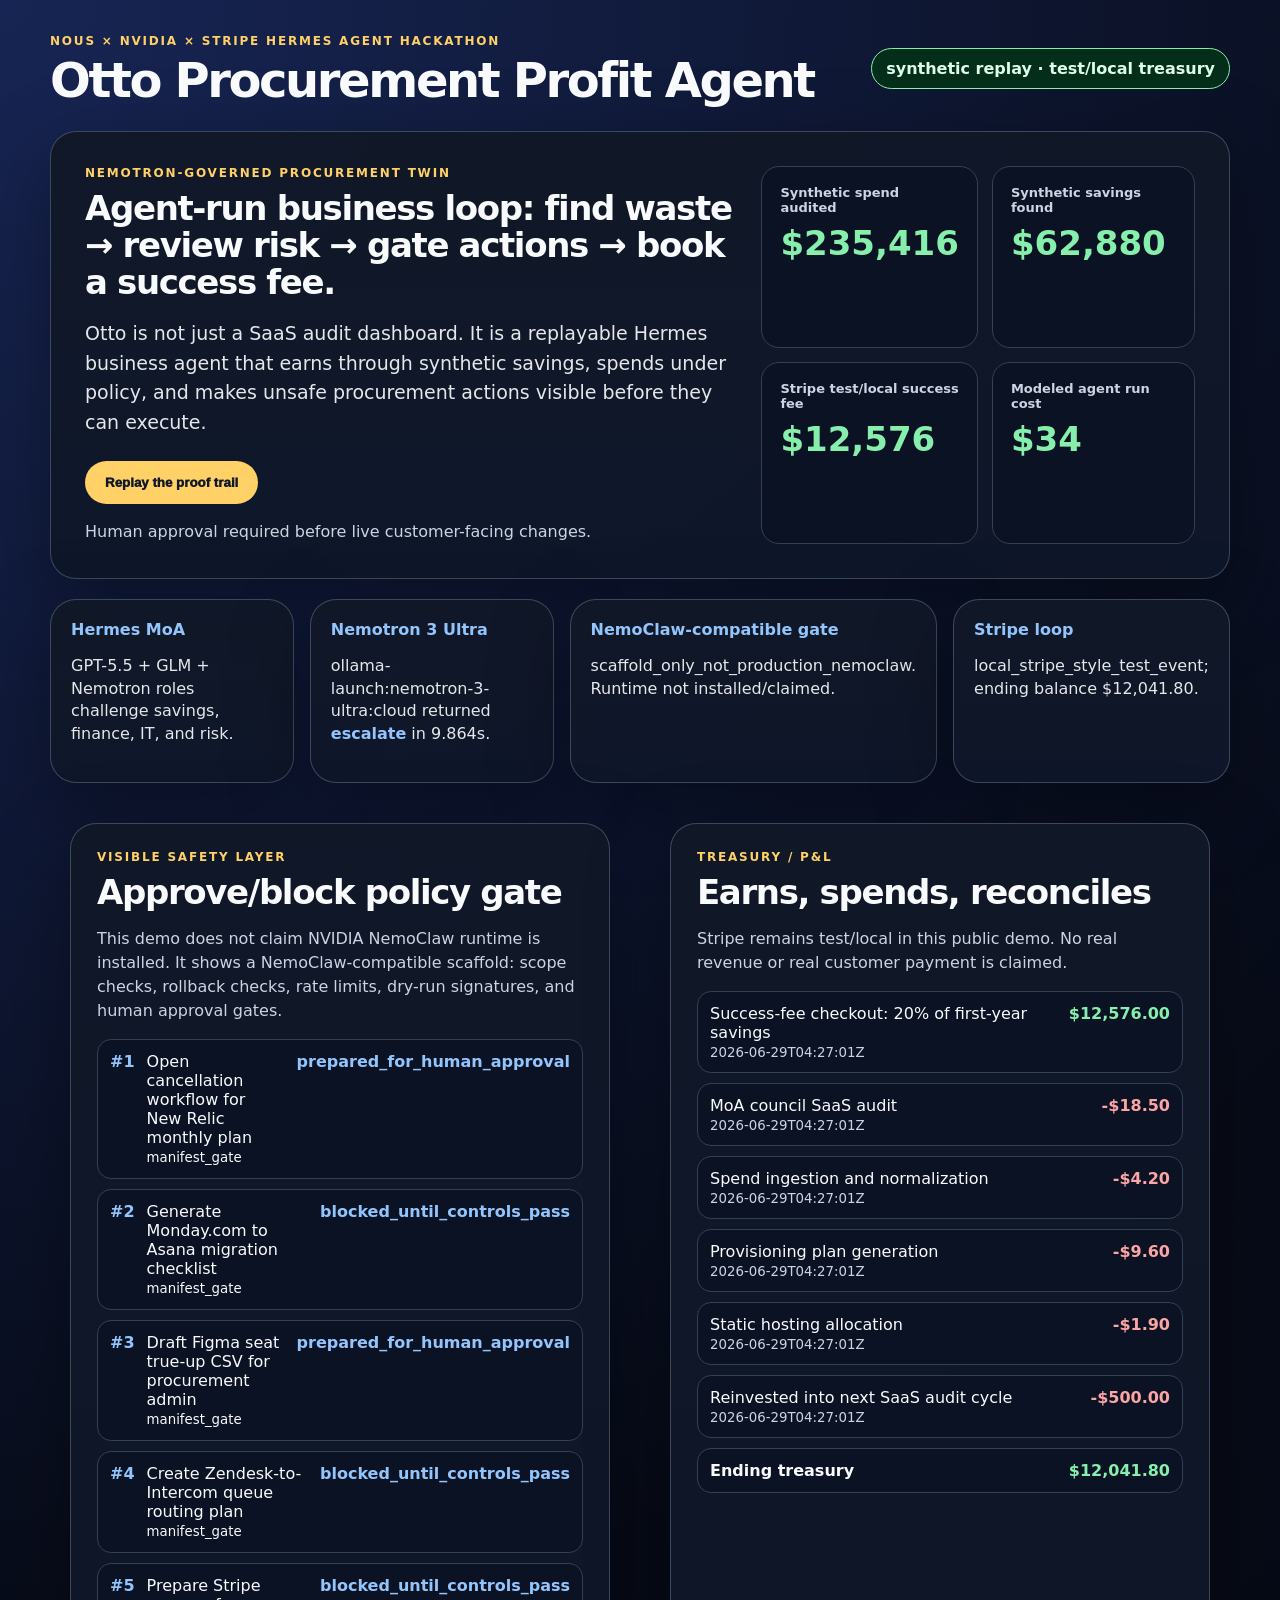
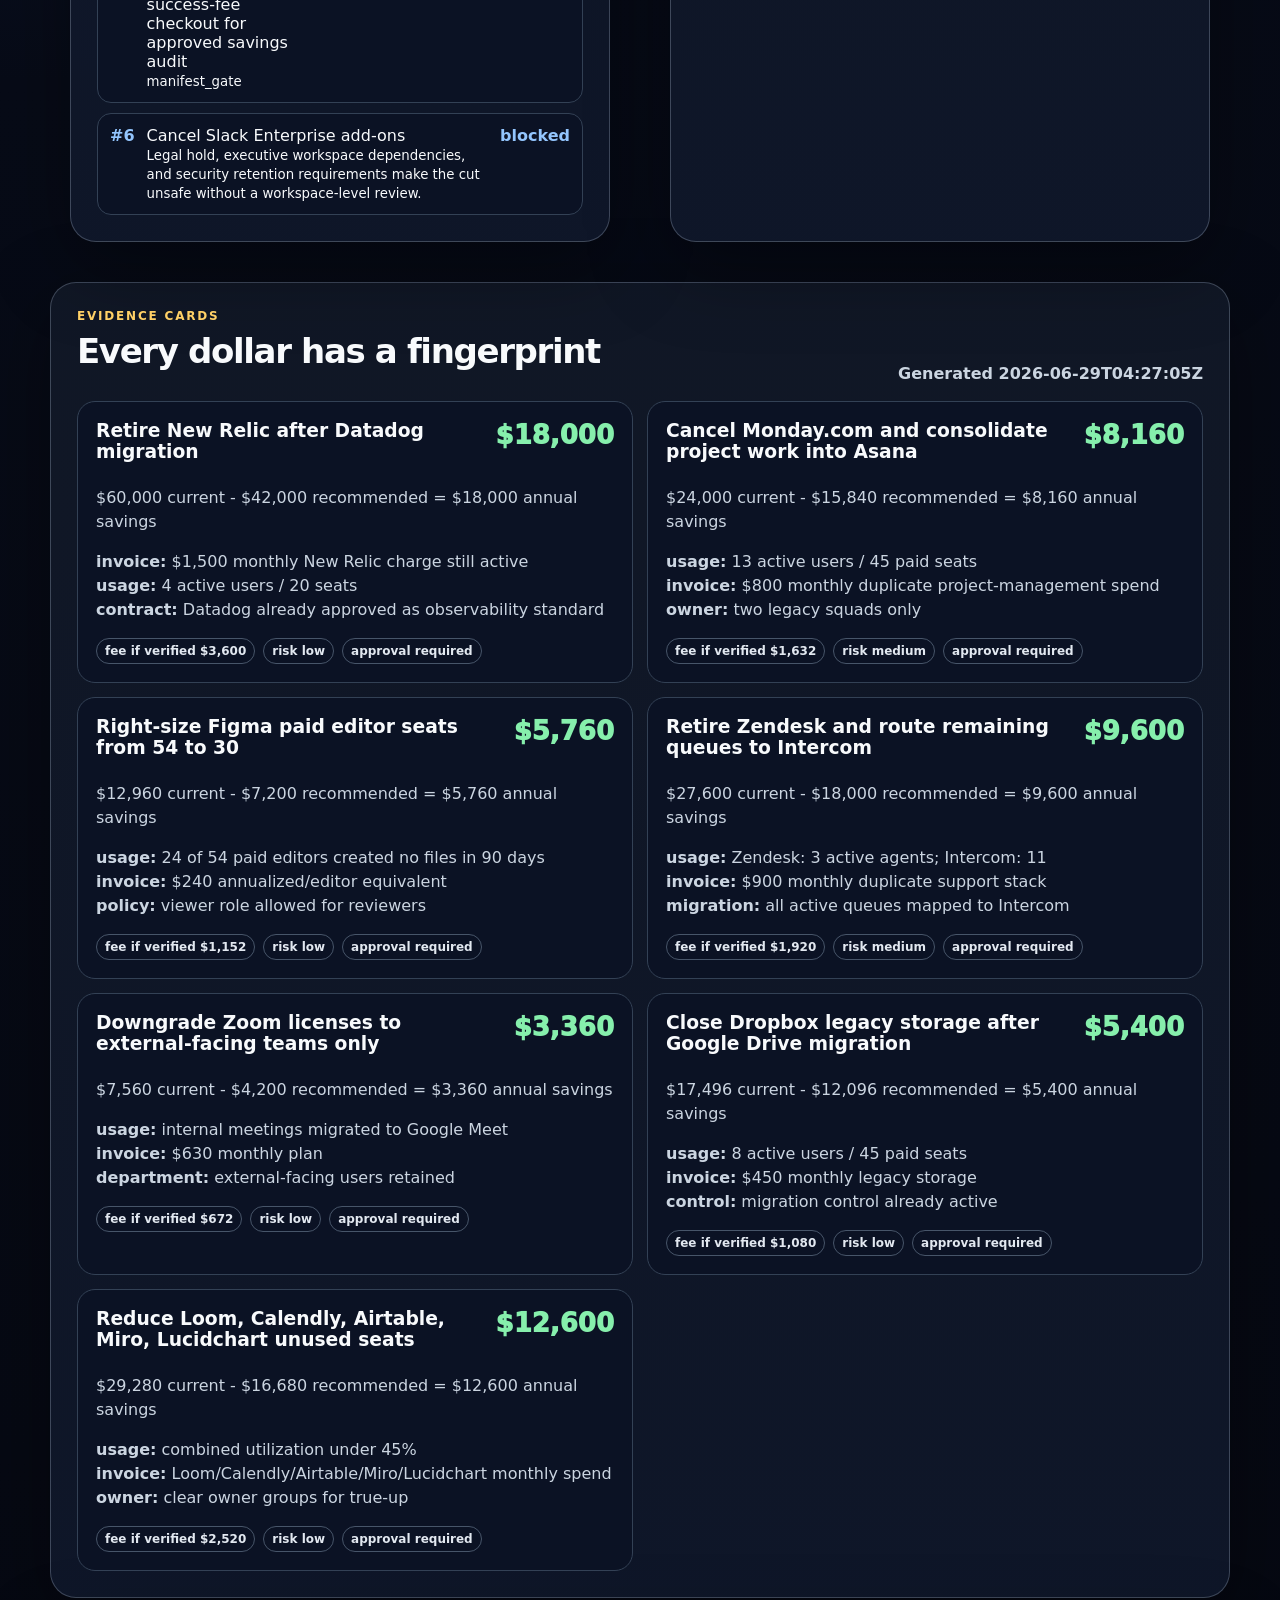
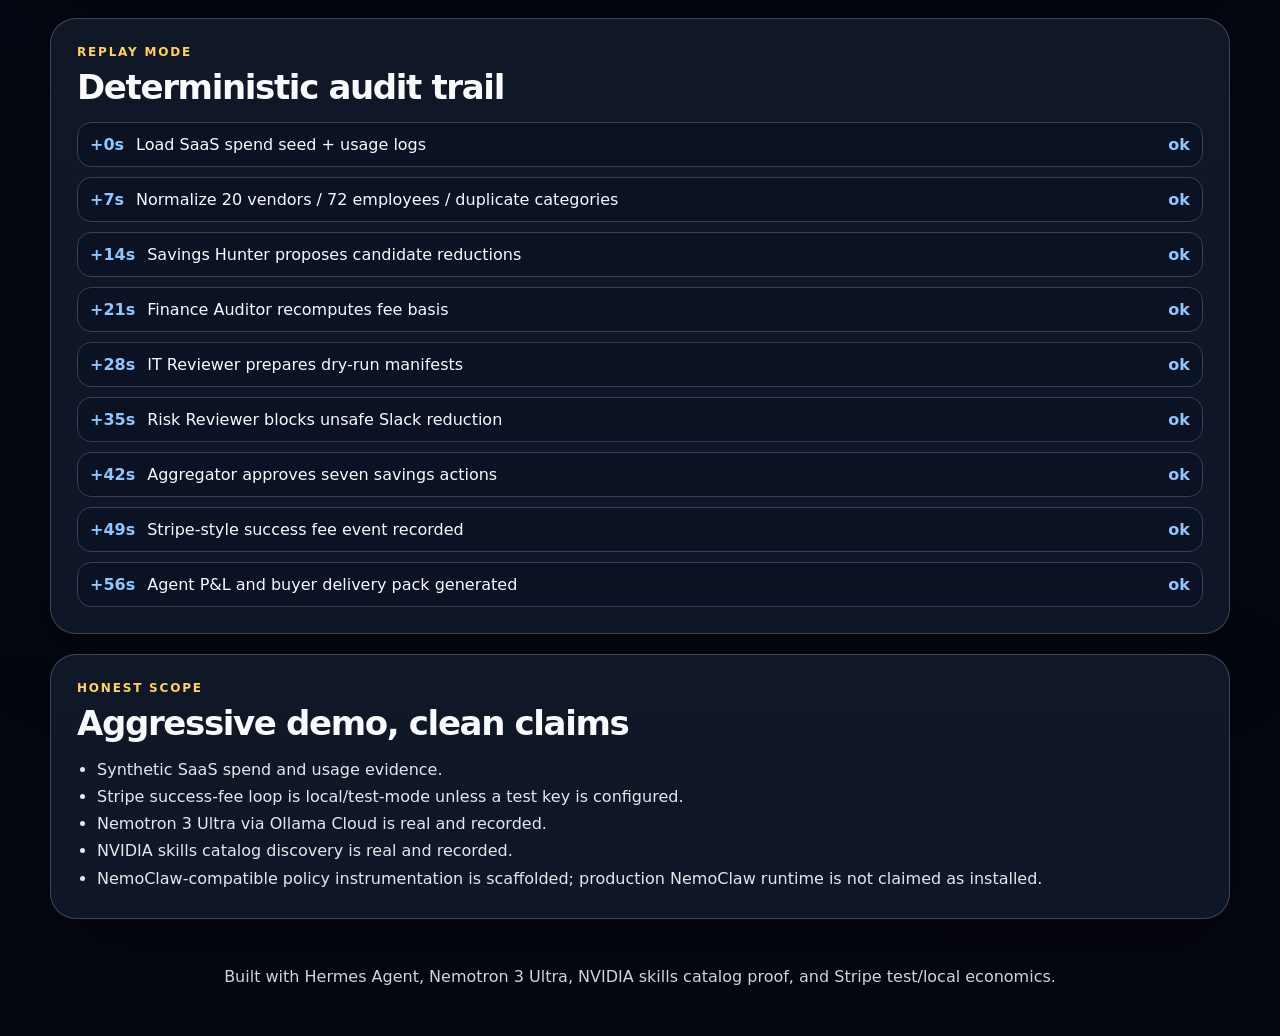
<file: docs/index.html>
<!doctype html>
<html lang="en">
<head>
  <meta charset="utf-8" />
  <meta name="viewport" content="width=device-width, initial-scale=1" />
  <title>Otto Procurement Profit Agent</title>
  <link rel="stylesheet" href="styles.css" />
</head>
<body>
  <header class="topbar">
    <div>
      <p class="eyebrow">Nous × NVIDIA × Stripe Hermes Agent Hackathon</p>
      <h1>Otto Procurement Profit Agent</h1>
    </div>
    <div class="badge">synthetic replay · test/local treasury</div>
  </header>

  <main>
    <section class="hero card">
      <div>
        <p class="eyebrow">Nemotron-governed procurement twin</p>
        <h2>Agent-run business loop: find waste → review risk → gate actions → book a success fee.</h2>
        <p class="lede">Otto is not just a SaaS audit dashboard. It is a replayable Hermes business agent that earns through synthetic savings, spends under policy, and makes unsafe procurement actions visible before they can execute.</p>
        <div class="cta-row">
          <button id="replayBtn">Replay the proof trail</button>
          <span>Human approval required before live customer-facing changes.</span>
        </div>
      </div>
      <div class="metric-grid">
        <article><span>Synthetic spend audited</span><b id="spend">--</b></article>
        <article><span>Synthetic savings found</span><b id="savings">--</b></article>
        <article><span>Stripe test/local success fee</span><b id="fee">--</b></article>
        <article><span>Modeled agent run cost</span><b id="runCost">--</b></article>
      </div>
    </section>

    <section class="proof-strip">
      <article><b>Hermes MoA</b><p>GPT-5.5 + GLM + Nemotron roles challenge savings, finance, IT, and risk.</p></article>
      <article><b>Nemotron 3 Ultra</b><p id="nemotronCard">Risk reviewer loading…</p></article>
      <article><b>NemoClaw-compatible gate</b><p id="clawCard">Safety disclosure loading…</p></article>
      <article><b>Stripe loop</b><p id="stripeCard">Treasury loading…</p></article>
    </section>

    <section class="grid2">
      <article class="card" id="policyGate">
        <p class="eyebrow">Visible safety layer</p>
        <h2>Approve/block policy gate</h2>
        <p class="small">This demo does not claim NVIDIA NemoClaw runtime is installed. It shows a NemoClaw-compatible scaffold: scope checks, rollback checks, rate limits, dry-run signatures, and human approval gates.</p>
        <div id="safetyEvents" class="timeline"></div>
      </article>

      <article class="card">
        <p class="eyebrow">Treasury / P&L</p>
        <h2>Earns, spends, reconciles</h2>
        <p class="small">Stripe remains test/local in this public demo. No real revenue or real customer payment is claimed.</p>
        <div id="treasuryEntries" class="ledger"></div>
      </article>
    </section>

    <section class="card" id="evidenceSection">
      <div class="section-head">
        <div>
          <p class="eyebrow">Evidence cards</p>
          <h2>Every dollar has a fingerprint</h2>
        </div>
        <span id="generated">loading</span>
      </div>
      <div id="evidenceCards" class="cards"></div>
    </section>

    <section class="card replay">
      <p class="eyebrow">Replay mode</p>
      <h2>Deterministic audit trail</h2>
      <div id="runLog" class="timeline"></div>
    </section>

    <section class="card honest">
      <p class="eyebrow">Honest scope</p>
      <h2>Aggressive demo, clean claims</h2>
      <ul>
        <li>Synthetic SaaS spend and usage evidence.</li>
        <li>Stripe success-fee loop is local/test-mode unless a test key is configured.</li>
        <li>Nemotron 3 Ultra via Ollama Cloud is real and recorded.</li>
        <li>NVIDIA skills catalog discovery is real and recorded.</li>
        <li>NemoClaw-compatible policy instrumentation is scaffolded; production NemoClaw runtime is not claimed as installed.</li>
      </ul>
    </section>
  </main>

  <footer>Built with Hermes Agent, Nemotron 3 Ultra, NVIDIA skills catalog proof, and Stripe test/local economics.</footer>
  <script src="app.js"></script>
</body>
</html>
</file>
<file: docs/styles.css>
:root{--bg:#070b17;--panel:#0f172a;--panel2:#111827;--line:#334155;--text:#f8fafc;--muted:#cbd5e1;--gold:#ffd166;--green:#86efac;--blue:#93c5fd;--red:#fca5a5}*{box-sizing:border-box}body{margin:0;background:radial-gradient(circle at top left,#172554 0,#070b17 38%,#05070f 100%);color:var(--text);font-family:Inter,ui-sans-serif,system-ui,-apple-system,BlinkMacSystemFont,"Segoe UI",sans-serif}main,.topbar,footer{max-width:1220px;margin:auto}.topbar{display:flex;justify-content:space-between;gap:24px;align-items:center;padding:34px 20px 18px}.eyebrow{text-transform:uppercase;letter-spacing:.15em;font-size:12px;font-weight:900;color:var(--gold);margin:0 0 10px}h1{font-size:48px;line-height:.94;letter-spacing:-.05em;margin:0}h2{font-size:34px;letter-spacing:-.04em;line-height:1.08;margin:0 0 14px}h3{margin:0 0 8px}.badge{border:1px solid var(--green);background:#052e1a;border-radius:999px;padding:10px 14px;font-weight:900;color:#dcfce7}.card,.proof-strip article{background:linear-gradient(180deg,rgba(17,24,39,.96),rgba(15,23,42,.96));border:1px solid rgba(148,163,184,.35);border-radius:26px;box-shadow:0 24px 80px rgba(0,0,0,.35)}.hero{display:grid;grid-template-columns:1.35fr .9fr;gap:26px;margin:10px 20px 20px;padding:34px}.lede{font-size:19px;line-height:1.55;color:#e5e7eb;max-width:820px}.cta-row{display:flex;gap:16px;align-items:center;flex-wrap:wrap;margin-top:24px}.cta-row button{border:0;background:var(--gold);color:#111827;border-radius:999px;padding:14px 20px;font-weight:950}.cta-row span,.small{color:var(--muted);line-height:1.5}.metric-grid{display:grid;grid-template-columns:1fr 1fr;gap:14px}.metric-grid article{border:1px solid var(--line);border-radius:18px;padding:18px;background:#0b1224}.metric-grid span{display:block;color:var(--muted);font-size:13px;font-weight:800}.metric-grid b{display:block;color:var(--green);font-size:34px;margin-top:8px}.proof-strip{display:grid;grid-template-columns:repeat(4,1fr);gap:16px;margin:20px}.proof-strip article{padding:20px}.proof-strip b{color:var(--blue)}.proof-strip p{color:#e5e7eb;line-height:1.42}.grid2{display:grid;grid-template-columns:1fr 1fr;gap:20px;margin:20px}.grid2 .card,.card.replay,.card.honest,#evidenceSection{padding:26px;margin:20px}.section-head{display:flex;justify-content:space-between;gap:16px;align-items:end}.section-head span{color:var(--muted);font-weight:800}.timeline{display:grid;gap:10px;margin-top:16px}.event,.runitem,.line{display:grid;grid-template-columns:auto 1fr auto;gap:12px;align-items:start;border:1px solid var(--line);background:#0b1224;border-radius:14px;padding:12px}.event b,.runitem b{color:var(--blue)}.ok{color:var(--green)}.block,.neg{color:var(--red)}.warn{color:var(--gold)}.ledger{display:grid;gap:10px;margin-top:16px}.line{grid-template-columns:1fr auto}.line small{display:block;color:var(--muted);margin-top:3px}.cards{display:grid;grid-template-columns:repeat(2,1fr);gap:14px;margin-top:18px}.evidence{border:1px solid var(--line);background:#0b1224;border-radius:18px;padding:18px}.evidence-top{display:flex;justify-content:space-between;gap:14px}.saving{font-size:26px;color:var(--green);font-weight:950}.tags{display:flex;gap:8px;flex-wrap:wrap;margin-top:12px}.tags span{border:1px solid #475569;border-radius:999px;padding:5px 8px;color:#e2e8f0;font-size:12px;font-weight:800}.honest ul{margin:0;padding-left:20px;color:#e5e7eb;line-height:1.7}footer{padding:28px 20px 50px;color:var(--muted);text-align:center}@media(max-width:900px){.hero,.grid2,.proof-strip,.cards{grid-template-columns:1fr}.topbar{display:block}.metric-grid{grid-template-columns:1fr}h1{font-size:38px}h2{font-size:28px}}
</file>
